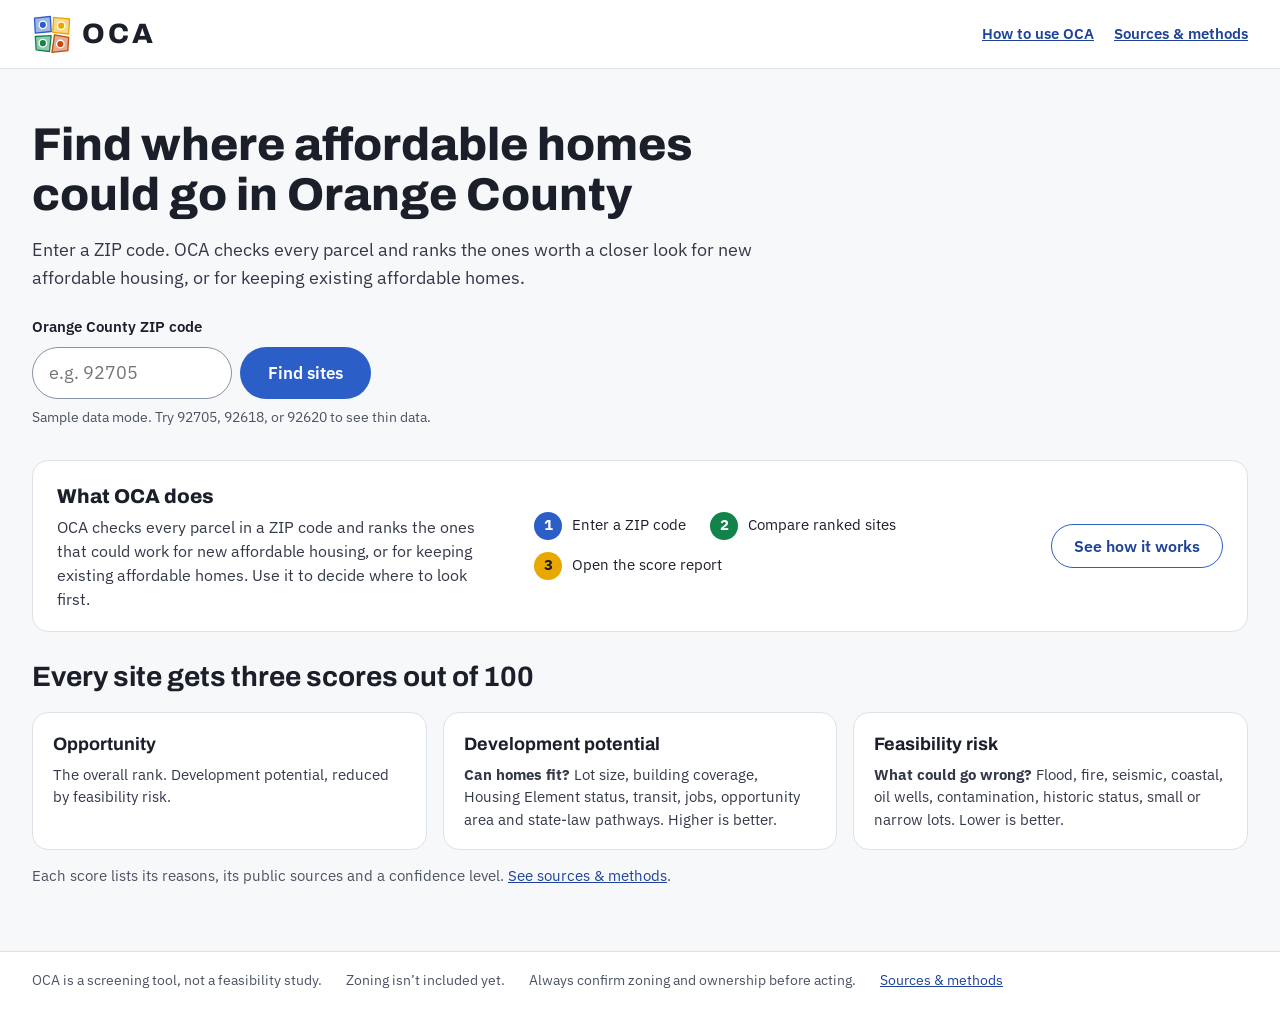
<file: parcel-screener-prototype/index.html>
<!doctype html>
<html lang="en">
<head>
  <meta charset="utf-8">
  <meta name="viewport" content="width=device-width, initial-scale=1">
  <title>OCA · Affordable housing site screener for Orange County</title>
  <meta name="description" content="OCA ranks parcels in an Orange County ZIP code that could work for new affordable housing or for keeping existing affordable homes. Free public data, with sources and confidence for every score.">
  <link rel="preconnect" href="https://fonts.googleapis.com">
  <link rel="preconnect" href="https://fonts.gstatic.com" crossorigin>
  <link rel="stylesheet" href="https://fonts.googleapis.com/css2?family=Archivo:wght@600;700;800&family=IBM+Plex+Sans:wght@400;500;600&family=JetBrains+Mono:wght@400;500&display=swap">
  <link rel="stylesheet" href="vendor/leaflet/leaflet.css">
  <link rel="stylesheet" href="styles.css">
</head>
<body>
  <a class="skip-link" href="#app">Skip to content</a>
  <header class="site-header">
    <a class="brand" href="#/" aria-label="OCA home">
      <svg class="logo" width="40" height="40" viewBox="0 0 48 48" aria-hidden="true"><polygon points="3,5 22,3 23,21 4,23" fill="#2B5FC7" fill-opacity="0.45" stroke="#2B5FC7" stroke-width="1.6" stroke-linejoin="round"/><polygon points="26,4 45,6 44,24 25,22" fill="#E8A800" fill-opacity="0.45" stroke="#E8A800" stroke-width="1.6" stroke-linejoin="round"/><polygon points="4,27 23,26 21,45 5,43" fill="#12844A" fill-opacity="0.45" stroke="#12844A" stroke-width="1.6" stroke-linejoin="round"/><polygon points="27,25 44,28 43,44 24,46" fill="#C2490F" fill-opacity="0.45" stroke="#C2490F" stroke-width="1.6" stroke-linejoin="round"/><circle cx="13" cy="13" r="4.5" fill="#2B5FC7" stroke="#FFFFFF" stroke-width="1.6"/><circle cx="35" cy="14" r="4.5" fill="#E8A800" stroke="#FFFFFF" stroke-width="1.6"/><circle cx="13" cy="35" r="4.5" fill="#12844A" stroke="#FFFFFF" stroke-width="1.6"/><circle cx="34" cy="36" r="4.5" fill="#C2490F" stroke="#FFFFFF" stroke-width="1.6"/></svg>
      <span class="wordmark">OCA</span>
    </a>
    <div id="header-context" class="header-context"></div>
    <nav class="site-nav" aria-label="Main">
      <a href="#/how" data-route="how">How to use OCA</a>
      <a href="#/methods" data-route="methods">Sources &amp; methods</a>
    </nav>
    <form id="header-zip" class="header-zip" novalidate>
      <label for="hzip">Orange County ZIP code</label>
      <div class="zip-row">
        <input id="hzip" type="text" inputmode="numeric" autocomplete="postal-code" maxlength="5" placeholder="e.g. 92705">
        <button class="btn-primary" type="submit">Find sites</button>
      </div>
    </form>
  </header>

  <main id="app" tabindex="-1"></main>

  <footer class="site-footer">
    <span>OCA is a screening tool, not a feasibility study.</span>
    <span>Zoning isn’t included yet.</span>
    <span>Always confirm zoning and ownership before acting.</span>
    <a href="#/methods">Sources &amp; methods</a>
  </footer>

  <div id="live" class="sr-only" aria-live="polite"></div>
  <script src="vendor/leaflet/leaflet.js"></script>
  <script src="app.js"></script>
</body>
</html>
</file>
<file: parcel-screener-prototype/vendor/leaflet/leaflet.css>
/* required styles */

.leaflet-pane,
.leaflet-tile,
.leaflet-marker-icon,
.leaflet-marker-shadow,
.leaflet-tile-container,
.leaflet-pane > svg,
.leaflet-pane > canvas,
.leaflet-zoom-box,
.leaflet-image-layer,
.leaflet-layer {
	position: absolute;
	left: 0;
	top: 0;
	}
.leaflet-container {
	overflow: hidden;
	}
.leaflet-tile,
.leaflet-marker-icon,
.leaflet-marker-shadow {
	-webkit-user-select: none;
	   -moz-user-select: none;
	        user-select: none;
	  -webkit-user-drag: none;
	}
/* Prevents IE11 from highlighting tiles in blue */
.leaflet-tile::selection {
	background: transparent;
}
/* Safari renders non-retina tile on retina better with this, but Chrome is worse */
.leaflet-safari .leaflet-tile {
	image-rendering: -webkit-optimize-contrast;
	}
/* hack that prevents hw layers "stretching" when loading new tiles */
.leaflet-safari .leaflet-tile-container {
	width: 1600px;
	height: 1600px;
	-webkit-transform-origin: 0 0;
	}
.leaflet-marker-icon,
.leaflet-marker-shadow {
	display: block;
	}
/* .leaflet-container svg: reset svg max-width decleration shipped in Joomla! (joomla.org) 3.x */
/* .leaflet-container img: map is broken in FF if you have max-width: 100% on tiles */
.leaflet-container .leaflet-overlay-pane svg {
	max-width: none !important;
	max-height: none !important;
	}
.leaflet-container .leaflet-marker-pane img,
.leaflet-container .leaflet-shadow-pane img,
.leaflet-container .leaflet-tile-pane img,
.leaflet-container img.leaflet-image-layer,
.leaflet-container .leaflet-tile {
	max-width: none !important;
	max-height: none !important;
	width: auto;
	padding: 0;
	}

.leaflet-container img.leaflet-tile {
	/* See: https://bugs.chromium.org/p/chromium/issues/detail?id=600120 */
	mix-blend-mode: plus-lighter;
}

.leaflet-container.leaflet-touch-zoom {
	-ms-touch-action: pan-x pan-y;
	touch-action: pan-x pan-y;
	}
.leaflet-container.leaflet-touch-drag {
	-ms-touch-action: pinch-zoom;
	/* Fallback for FF which doesn't support pinch-zoom */
	touch-action: none;
	touch-action: pinch-zoom;
}
.leaflet-container.leaflet-touch-drag.leaflet-touch-zoom {
	-ms-touch-action: none;
	touch-action: none;
}
.leaflet-container {
	-webkit-tap-highlight-color: transparent;
}
.leaflet-container a {
	-webkit-tap-highlight-color: rgba(51, 181, 229, 0.4);
}
.leaflet-tile {
	filter: inherit;
	visibility: hidden;
	}
.leaflet-tile-loaded {
	visibility: inherit;
	}
.leaflet-zoom-box {
	width: 0;
	height: 0;
	-moz-box-sizing: border-box;
	     box-sizing: border-box;
	z-index: 800;
	}
/* workaround for https://bugzilla.mozilla.org/show_bug.cgi?id=888319 */
.leaflet-overlay-pane svg {
	-moz-user-select: none;
	}

.leaflet-pane         { z-index: 400; }

.leaflet-tile-pane    { z-index: 200; }
.leaflet-overlay-pane { z-index: 400; }
.leaflet-shadow-pane  { z-index: 500; }
.leaflet-marker-pane  { z-index: 600; }
.leaflet-tooltip-pane   { z-index: 650; }
.leaflet-popup-pane   { z-index: 700; }

.leaflet-map-pane canvas { z-index: 100; }
.leaflet-map-pane svg    { z-index: 200; }

.leaflet-vml-shape {
	width: 1px;
	height: 1px;
	}
.lvml {
	behavior: url(#default#VML);
	display: inline-block;
	position: absolute;
	}


/* control positioning */

.leaflet-control {
	position: relative;
	z-index: 800;
	pointer-events: visiblePainted; /* IE 9-10 doesn't have auto */
	pointer-events: auto;
	}
.leaflet-top,
.leaflet-bottom {
	position: absolute;
	z-index: 1000;
	pointer-events: none;
	}
.leaflet-top {
	top: 0;
	}
.leaflet-right {
	right: 0;
	}
.leaflet-bottom {
	bottom: 0;
	}
.leaflet-left {
	left: 0;
	}
.leaflet-control {
	float: left;
	clear: both;
	}
.leaflet-right .leaflet-control {
	float: right;
	}
.leaflet-top .leaflet-control {
	margin-top: 10px;
	}
.leaflet-bottom .leaflet-control {
	margin-bottom: 10px;
	}
.leaflet-left .leaflet-control {
	margin-left: 10px;
	}
.leaflet-right .leaflet-control {
	margin-right: 10px;
	}


/* zoom and fade animations */

.leaflet-fade-anim .leaflet-popup {
	opacity: 0;
	-webkit-transition: opacity 0.2s linear;
	   -moz-transition: opacity 0.2s linear;
	        transition: opacity 0.2s linear;
	}
.leaflet-fade-anim .leaflet-map-pane .leaflet-popup {
	opacity: 1;
	}
.leaflet-zoom-animated {
	-webkit-transform-origin: 0 0;
	    -ms-transform-origin: 0 0;
	        transform-origin: 0 0;
	}
svg.leaflet-zoom-animated {
	will-change: transform;
}

.leaflet-zoom-anim .leaflet-zoom-animated {
	-webkit-transition: -webkit-transform 0.25s cubic-bezier(0,0,0.25,1);
	   -moz-transition:    -moz-transform 0.25s cubic-bezier(0,0,0.25,1);
	        transition:         transform 0.25s cubic-bezier(0,0,0.25,1);
	}
.leaflet-zoom-anim .leaflet-tile,
.leaflet-pan-anim .leaflet-tile {
	-webkit-transition: none;
	   -moz-transition: none;
	        transition: none;
	}

.leaflet-zoom-anim .leaflet-zoom-hide {
	visibility: hidden;
	}


/* cursors */

.leaflet-interactive {
	cursor: pointer;
	}
.leaflet-grab {
	cursor: -webkit-grab;
	cursor:    -moz-grab;
	cursor:         grab;
	}
.leaflet-crosshair,
.leaflet-crosshair .leaflet-interactive {
	cursor: crosshair;
	}
.leaflet-popup-pane,
.leaflet-control {
	cursor: auto;
	}
.leaflet-dragging .leaflet-grab,
.leaflet-dragging .leaflet-grab .leaflet-interactive,
.leaflet-dragging .leaflet-marker-draggable {
	cursor: move;
	cursor: -webkit-grabbing;
	cursor:    -moz-grabbing;
	cursor:         grabbing;
	}

/* marker & overlays interactivity */
.leaflet-marker-icon,
.leaflet-marker-shadow,
.leaflet-image-layer,
.leaflet-pane > svg path,
.leaflet-tile-container {
	pointer-events: none;
	}

.leaflet-marker-icon.leaflet-interactive,
.leaflet-image-layer.leaflet-interactive,
.leaflet-pane > svg path.leaflet-interactive,
svg.leaflet-image-layer.leaflet-interactive path {
	pointer-events: visiblePainted; /* IE 9-10 doesn't have auto */
	pointer-events: auto;
	}

/* visual tweaks */

.leaflet-container {
	background: #ddd;
	outline-offset: 1px;
	}
.leaflet-container a {
	color: #0078A8;
	}
.leaflet-zoom-box {
	border: 2px dotted #38f;
	background: rgba(255,255,255,0.5);
	}


/* general typography */
.leaflet-container {
	font-family: "Helvetica Neue", Arial, Helvetica, sans-serif;
	font-size: 12px;
	font-size: 0.75rem;
	line-height: 1.5;
	}


/* general toolbar styles */

.leaflet-bar {
	box-shadow: 0 1px 5px rgba(0,0,0,0.65);
	border-radius: 4px;
	}
.leaflet-bar a {
	background-color: #fff;
	border-bottom: 1px solid #ccc;
	width: 26px;
	height: 26px;
	line-height: 26px;
	display: block;
	text-align: center;
	text-decoration: none;
	color: black;
	}
.leaflet-bar a,
.leaflet-control-layers-toggle {
	background-position: 50% 50%;
	background-repeat: no-repeat;
	display: block;
	}
.leaflet-bar a:hover,
.leaflet-bar a:focus {
	background-color: #f4f4f4;
	}
.leaflet-bar a:first-child {
	border-top-left-radius: 4px;
	border-top-right-radius: 4px;
	}
.leaflet-bar a:last-child {
	border-bottom-left-radius: 4px;
	border-bottom-right-radius: 4px;
	border-bottom: none;
	}
.leaflet-bar a.leaflet-disabled {
	cursor: default;
	background-color: #f4f4f4;
	color: #bbb;
	}

.leaflet-touch .leaflet-bar a {
	width: 30px;
	height: 30px;
	line-height: 30px;
	}
.leaflet-touch .leaflet-bar a:first-child {
	border-top-left-radius: 2px;
	border-top-right-radius: 2px;
	}
.leaflet-touch .leaflet-bar a:last-child {
	border-bottom-left-radius: 2px;
	border-bottom-right-radius: 2px;
	}

/* zoom control */

.leaflet-control-zoom-in,
.leaflet-control-zoom-out {
	font: bold 18px 'Lucida Console', Monaco, monospace;
	text-indent: 1px;
	}

.leaflet-touch .leaflet-control-zoom-in, .leaflet-touch .leaflet-control-zoom-out  {
	font-size: 22px;
	}


/* layers control */

.leaflet-control-layers {
	box-shadow: 0 1px 5px rgba(0,0,0,0.4);
	background: #fff;
	border-radius: 5px;
	}
.leaflet-control-layers-toggle {
	background-image: url(images/layers.png);
	width: 36px;
	height: 36px;
	}
.leaflet-retina .leaflet-control-layers-toggle {
	background-image: url(images/layers-2x.png);
	background-size: 26px 26px;
	}
.leaflet-touch .leaflet-control-layers-toggle {
	width: 44px;
	height: 44px;
	}
.leaflet-control-layers .leaflet-control-layers-list,
.leaflet-control-layers-expanded .leaflet-control-layers-toggle {
	display: none;
	}
.leaflet-control-layers-expanded .leaflet-control-layers-list {
	display: block;
	position: relative;
	}
.leaflet-control-layers-expanded {
	padding: 6px 10px 6px 6px;
	color: #333;
	background: #fff;
	}
.leaflet-control-layers-scrollbar {
	overflow-y: scroll;
	overflow-x: hidden;
	padding-right: 5px;
	}
.leaflet-control-layers-selector {
	margin-top: 2px;
	position: relative;
	top: 1px;
	}
.leaflet-control-layers label {
	display: block;
	font-size: 13px;
	font-size: 1.08333em;
	}
.leaflet-control-layers-separator {
	height: 0;
	border-top: 1px solid #ddd;
	margin: 5px -10px 5px -6px;
	}

/* Default icon URLs */
.leaflet-default-icon-path { /* used only in path-guessing heuristic, see L.Icon.Default */
	background-image: url(images/marker-icon.png);
	}


/* attribution and scale controls */

.leaflet-container .leaflet-control-attribution {
	background: #fff;
	background: rgba(255, 255, 255, 0.8);
	margin: 0;
	}
.leaflet-control-attribution,
.leaflet-control-scale-line {
	padding: 0 5px;
	color: #333;
	line-height: 1.4;
	}
.leaflet-control-attribution a {
	text-decoration: none;
	}
.leaflet-control-attribution a:hover,
.leaflet-control-attribution a:focus {
	text-decoration: underline;
	}
.leaflet-attribution-flag {
	display: inline !important;
	vertical-align: baseline !important;
	width: 1em;
	height: 0.6669em;
	}
.leaflet-left .leaflet-control-scale {
	margin-left: 5px;
	}
.leaflet-bottom .leaflet-control-scale {
	margin-bottom: 5px;
	}
.leaflet-control-scale-line {
	border: 2px solid #777;
	border-top: none;
	line-height: 1.1;
	padding: 2px 5px 1px;
	white-space: nowrap;
	-moz-box-sizing: border-box;
	     box-sizing: border-box;
	background: rgba(255, 255, 255, 0.8);
	text-shadow: 1px 1px #fff;
	}
.leaflet-control-scale-line:not(:first-child) {
	border-top: 2px solid #777;
	border-bottom: none;
	margin-top: -2px;
	}
.leaflet-control-scale-line:not(:first-child):not(:last-child) {
	border-bottom: 2px solid #777;
	}

.leaflet-touch .leaflet-control-attribution,
.leaflet-touch .leaflet-control-layers,
.leaflet-touch .leaflet-bar {
	box-shadow: none;
	}
.leaflet-touch .leaflet-control-layers,
.leaflet-touch .leaflet-bar {
	border: 2px solid rgba(0,0,0,0.2);
	background-clip: padding-box;
	}


/* popup */

.leaflet-popup {
	position: absolute;
	text-align: center;
	margin-bottom: 20px;
	}
.leaflet-popup-content-wrapper {
	padding: 1px;
	text-align: left;
	border-radius: 12px;
	}
.leaflet-popup-content {
	margin: 13px 24px 13px 20px;
	line-height: 1.3;
	font-size: 13px;
	font-size: 1.08333em;
	min-height: 1px;
	}
.leaflet-popup-content p {
	margin: 17px 0;
	margin: 1.3em 0;
	}
.leaflet-popup-tip-container {
	width: 40px;
	height: 20px;
	position: absolute;
	left: 50%;
	margin-top: -1px;
	margin-left: -20px;
	overflow: hidden;
	pointer-events: none;
	}
.leaflet-popup-tip {
	width: 17px;
	height: 17px;
	padding: 1px;

	margin: -10px auto 0;
	pointer-events: auto;

	-webkit-transform: rotate(45deg);
	   -moz-transform: rotate(45deg);
	    -ms-transform: rotate(45deg);
	        transform: rotate(45deg);
	}
.leaflet-popup-content-wrapper,
.leaflet-popup-tip {
	background: white;
	color: #333;
	box-shadow: 0 3px 14px rgba(0,0,0,0.4);
	}
.leaflet-container a.leaflet-popup-close-button {
	position: absolute;
	top: 0;
	right: 0;
	border: none;
	text-align: center;
	width: 24px;
	height: 24px;
	font: 16px/24px Tahoma, Verdana, sans-serif;
	color: #757575;
	text-decoration: none;
	background: transparent;
	}
.leaflet-container a.leaflet-popup-close-button:hover,
.leaflet-container a.leaflet-popup-close-button:focus {
	color: #585858;
	}
.leaflet-popup-scrolled {
	overflow: auto;
	}

.leaflet-oldie .leaflet-popup-content-wrapper {
	-ms-zoom: 1;
	}
.leaflet-oldie .leaflet-popup-tip {
	width: 24px;
	margin: 0 auto;

	-ms-filter: "progid:DXImageTransform.Microsoft.Matrix(M11=0.70710678, M12=0.70710678, M21=-0.70710678, M22=0.70710678)";
	filter: progid:DXImageTransform.Microsoft.Matrix(M11=0.70710678, M12=0.70710678, M21=-0.70710678, M22=0.70710678);
	}

.leaflet-oldie .leaflet-control-zoom,
.leaflet-oldie .leaflet-control-layers,
.leaflet-oldie .leaflet-popup-content-wrapper,
.leaflet-oldie .leaflet-popup-tip {
	border: 1px solid #999;
	}


/* div icon */

.leaflet-div-icon {
	background: #fff;
	border: 1px solid #666;
	}


/* Tooltip */
/* Base styles for the element that has a tooltip */
.leaflet-tooltip {
	position: absolute;
	padding: 6px;
	background-color: #fff;
	border: 1px solid #fff;
	border-radius: 3px;
	color: #222;
	white-space: nowrap;
	-webkit-user-select: none;
	-moz-user-select: none;
	-ms-user-select: none;
	user-select: none;
	pointer-events: none;
	box-shadow: 0 1px 3px rgba(0,0,0,0.4);
	}
.leaflet-tooltip.leaflet-interactive {
	cursor: pointer;
	pointer-events: auto;
	}
.leaflet-tooltip-top:before,
.leaflet-tooltip-bottom:before,
.leaflet-tooltip-left:before,
.leaflet-tooltip-right:before {
	position: absolute;
	pointer-events: none;
	border: 6px solid transparent;
	background: transparent;
	content: "";
	}

/* Directions */

.leaflet-tooltip-bottom {
	margin-top: 6px;
}
.leaflet-tooltip-top {
	margin-top: -6px;
}
.leaflet-tooltip-bottom:before,
.leaflet-tooltip-top:before {
	left: 50%;
	margin-left: -6px;
	}
.leaflet-tooltip-top:before {
	bottom: 0;
	margin-bottom: -12px;
	border-top-color: #fff;
	}
.leaflet-tooltip-bottom:before {
	top: 0;
	margin-top: -12px;
	margin-left: -6px;
	border-bottom-color: #fff;
	}
.leaflet-tooltip-left {
	margin-left: -6px;
}
.leaflet-tooltip-right {
	margin-left: 6px;
}
.leaflet-tooltip-left:before,
.leaflet-tooltip-right:before {
	top: 50%;
	margin-top: -6px;
	}
.leaflet-tooltip-left:before {
	right: 0;
	margin-right: -12px;
	border-left-color: #fff;
	}
.leaflet-tooltip-right:before {
	left: 0;
	margin-left: -12px;
	border-right-color: #fff;
	}

/* Printing */

@media print {
	/* Prevent printers from removing background-images of controls. */
	.leaflet-control {
		-webkit-print-color-adjust: exact;
		print-color-adjust: exact;
		}
	}
</file>
<file: parcel-screener-prototype/styles.css>
/* OCA front end. Palette, type and shapes follow design/DESIGN.md. */
:root {
  --blue: #2B5FC7; --blue-dark: #1E4399; --green: #12844A; --yellow: #E8A800; --orange: #C2490F;
  --ink: #1B1F2A; --text-2: #33394A; --muted: #4B5363; --border: #DDE1E8; --border-strong: #8A93A5;
  --ground: #F7F8FA; --surface: #FFFFFF;
  --t-green: #E3F3EA; --tt-green: #0B5E34; --t-yellow: #FFF3CC; --tt-yellow: #5A4000;
  --t-orange: #FBE7DD; --tt-orange: #8A3208; --t-blue: #E8EEFB; --tt-blue: #1E4399;
  --head: 'Archivo', system-ui, sans-serif; --body: 'IBM Plex Sans', system-ui, sans-serif; --mono: 'JetBrains Mono', ui-monospace, monospace;
  --gutter: 32px;
}
* { box-sizing: border-box; }
html, body { margin: 0; }
body { font-family: var(--body); font-size: 16px; line-height: 1.5; color: var(--ink); background: var(--ground); min-height: 100vh; display: flex; flex-direction: column; }
button, input, select { font-family: inherit; font-size: inherit; color: inherit; }
a { color: var(--blue-dark); }
:focus-visible { outline: 3px solid var(--blue); outline-offset: 2px; }
h1, h2, h3 { font-family: var(--head); margin: 0; color: var(--ink); }
.sr-only { position: absolute; width: 1px; height: 1px; padding: 0; margin: -1px; overflow: hidden; clip: rect(0 0 0 0); white-space: nowrap; border: 0; }
.skip-link { position: absolute; left: 8px; top: -60px; background: var(--ink); color: #fff; padding: 10px 16px; border-radius: 8px; z-index: 10; }
.skip-link:focus { top: 8px; }
.mono { font-family: var(--mono); font-size: 13px; }
code { font-family: var(--mono); font-size: 14px; background: var(--t-blue); padding: 1px 6px; border-radius: 4px; }

/* ---------- Buttons and chips ---------- */
.btn-primary, .btn-secondary { display: inline-flex; align-items: center; justify-content: center; min-height: 44px; padding: 0 22px; border-radius: 999px; font-size: 16px; font-weight: 600; text-decoration: none; cursor: pointer; white-space: nowrap; }
.btn-primary { background: var(--blue); color: #fff; border: 0; }
.btn-primary:hover { background: var(--blue-dark); }
.btn-secondary { background: var(--surface); color: var(--blue-dark); border: 1.5px solid var(--blue); }
.btn-secondary:hover { background: var(--t-blue); }
.icon-btn { width: 44px; height: 44px; border-radius: 50%; border: 1px solid var(--border); background: var(--surface); display: inline-flex; align-items: center; justify-content: center; cursor: pointer; flex: none; }
.icon-btn:hover { background: var(--ground); }
.chip { display: inline-flex; align-items: center; gap: 6px; min-height: 44px; padding: 0 16px; border-radius: 999px; border: 1.5px solid var(--border-strong); background: var(--surface); font-size: 14px; font-weight: 600; cursor: pointer; }
.chip:hover:not(:disabled) { background: var(--t-blue); }
.chip[aria-pressed="true"] { background: var(--blue); border-color: var(--blue); color: #fff; }
.chip:disabled { opacity: 0.55; cursor: not-allowed; }
.chip .count { font-weight: 500; opacity: 0.8; }
.chip-sm { padding: 0 12px; }
.chip-row { display: flex; flex-wrap: wrap; gap: 8px; }
.chip-info, .chip-conf { display: inline-block; font-size: 13px; line-height: 16px; padding: 3px 10px; border-radius: 999px; font-weight: 600; }
.chip-info { background: var(--t-blue); color: var(--tt-blue); }
.c-high.chip-conf { background: var(--t-green); color: var(--tt-green); }
.c-medium.chip-conf { background: var(--t-yellow); color: var(--tt-yellow); }
.c-low.chip-conf { background: var(--t-orange); color: var(--tt-orange); }
.c-insufficient.chip-conf { background: #ECEEF2; color: var(--text-2); }
.dot { width: 12px; height: 12px; border-radius: 50%; display: inline-block; border: 1px solid rgba(27,31,42,.25); }
.dot.c-high { background: var(--green); } .dot.c-medium { background: var(--yellow); } .dot.c-low { background: #F2BFA5; }
.dot.c-insufficient { background: repeating-linear-gradient(45deg,#ECEEF2 0 2px,#8A93A5 2px 3px); }
.chip[aria-pressed="true"] .dot { border-color: #fff; }
.chip[aria-pressed="false"].chip-sm { color: var(--muted); text-decoration: line-through; }
.segmented { display: inline-flex; border: 1.5px solid var(--border-strong); border-radius: 999px; overflow: hidden; background: var(--surface); }
.segmented button { border: 0; background: transparent; min-height: 40px; padding: 0 16px; font-size: 14px; font-weight: 600; cursor: pointer; }
.segmented button[aria-pressed="true"] { background: var(--ink); color: #fff; }
.segmented.sm button { min-height: 36px; padding: 0 12px; font-size: 13px; }
select { min-height: 44px; padding: 0 14px; border-radius: 999px; border: 1.5px solid var(--border-strong); background: var(--surface); font-size: 14px; }

/* ---------- Header and footer ---------- */
.site-header { background: var(--surface); border-bottom: 1px solid var(--border); padding: 12px var(--gutter); display: flex; flex-wrap: wrap; align-items: center; gap: 12px 28px; }
.brand { display: inline-flex; align-items: center; gap: 10px; text-decoration: none; color: var(--ink); min-height: 44px; }
.wordmark { font-family: var(--head); font-weight: 800; font-size: 28px; line-height: 1; letter-spacing: 0.1em; }
.header-context { display: flex; align-items: center; gap: 8px; }
.pill-data { font-size: 13px; font-weight: 600; padding: 4px 12px; border-radius: 999px; background: var(--t-yellow); color: var(--tt-yellow); }
.site-nav { margin-left: auto; display: flex; flex-wrap: wrap; gap: 4px 20px; }
.site-nav a { display: inline-flex; align-items: center; min-height: 44px; font-size: 15px; font-weight: 600; }
.site-nav a[aria-current="page"] { color: var(--ink); text-decoration-thickness: 3px; text-decoration-color: var(--blue); }
.header-zip { display: flex; flex-direction: column; gap: 2px; }
.header-zip[hidden] { display: none; }
.header-zip label { font-size: 13px; font-weight: 600; color: var(--muted); }
.zip-row { display: flex; flex-wrap: wrap; gap: 8px; }
.header-zip input, .zip-input { height: 44px; width: 150px; padding: 0 16px; font-size: 17px; border: 1.5px solid var(--border-strong); border-radius: 999px; background: var(--surface); }
.header-zip input[aria-invalid="true"], .zip-input[aria-invalid="true"] { border-color: var(--orange); }
.site-footer { margin-top: auto; padding: 18px var(--gutter); border-top: 1px solid var(--border); background: var(--surface); display: flex; flex-wrap: wrap; gap: 6px 24px; font-size: 14px; color: var(--muted); }
main { flex: 1; outline: none; }

/* ---------- Home ---------- */
.home, .page, .report, .results { max-width: 1280px; margin: 0 auto; padding: 28px var(--gutter) 48px; display: flex; flex-direction: column; gap: 24px; }
.page, .report { max-width: 1040px; }
.hero { padding: 24px 0 8px; display: flex; flex-direction: column; gap: 16px; max-width: 760px; }
.hero h1 { font-size: 46px; line-height: 1.08; font-weight: 800; }
.lede { font-size: 18px; line-height: 1.55; color: var(--text-2); margin: 0; max-width: 70ch; }
.zip-form { display: flex; flex-direction: column; gap: 8px; margin-top: 8px; }
.zip-form label { font-weight: 600; font-size: 15px; }
.zip-form .zip-input { height: 52px; width: 200px; font-size: 18px; }
.zip-form .btn-primary { min-height: 52px; padding: 0 28px; font-size: 17px; }
.help { margin: 0; font-size: 14px; color: var(--muted); }
.field-error { margin: 0; display: flex; gap: 8px; align-items: center; color: var(--tt-orange); font-weight: 600; font-size: 15px; }
.what-oca { background: var(--surface); border: 1px solid var(--border); border-radius: 16px; padding: 20px 24px; display: flex; flex-wrap: wrap; align-items: center; gap: 16px 32px; }
.what-text { flex: 1 1 360px; min-width: 0; }
.what-oca h2 { font-size: 20px; font-weight: 800; }
.what-oca p { margin: 4px 0 0; font-size: 16px; color: var(--text-2); }
.what-oca.compact { padding: 14px 20px; }
.what-oca.compact p { font-size: 15px; }
.steps { flex: 1 1 400px; margin: 0; padding: 0; list-style: none; display: flex; flex-wrap: wrap; gap: 12px 24px; font-size: 15px; }
.steps li { display: flex; align-items: center; gap: 10px; }
.steps .n { flex: none; width: 28px; height: 28px; border-radius: 50%; display: flex; align-items: center; justify-content: center; font-weight: 700; color: #fff; }
.n1 { background: var(--blue); } .n2 { background: var(--green); } .n3 { background: var(--yellow); color: var(--ink) !important; }
.three-scores h2 { font-size: 28px; margin-bottom: 14px; }
.score-grid { display: grid; grid-template-columns: repeat(auto-fit, minmax(240px, 1fr)); gap: 16px; }
.score-explain { background: var(--surface); border: 1px solid var(--border); border-radius: 16px; padding: 18px 20px; }
.score-explain .k { font-family: var(--head); font-weight: 700; font-size: 18px; }
.score-explain p { margin: 6px 0 0; font-size: 15px; color: var(--text-2); }
.note { font-size: 15px; color: var(--muted); }

/* ---------- Results ---------- */
.results { gap: 18px; }
.results-head { display: flex; flex-wrap: wrap; align-items: flex-end; justify-content: space-between; gap: 12px 24px; }
.results-head h1 { font-size: 30px; line-height: 1.2; font-weight: 700; outline: none; }
.results-head .sub { margin: 4px 0 0; font-size: 15px; color: var(--muted); max-width: 80ch; }
.filters { display: flex; flex-direction: column; gap: 12px; }
.filter-row { display: flex; flex-wrap: wrap; gap: 12px 28px; align-items: center; }
.filter-group { display: flex; flex-wrap: wrap; align-items: center; gap: 8px 10px; }
.filter-label { font-size: 13px; font-weight: 600; color: var(--muted); }
.banner { display: flex; gap: 14px; align-items: flex-start; background: var(--t-yellow); color: var(--tt-yellow); border-radius: 12px; padding: 14px 18px; }
.banner strong { color: var(--ink); }
.banner p { margin: 2px 0 4px; font-size: 15px; }
.swatch { display: inline-block; width: 18px; height: 14px; border-radius: 3px; border: 1px solid rgba(27,31,42,.3); flex: none; }
.swatch.wide { width: 70px; }
.swatch.hatch { width: 24px; height: 24px; background: repeating-linear-gradient(45deg,#ECEEF2 0 3px,#8A93A5 3px 5px); }
.results-body { display: flex; flex-wrap: wrap; gap: 20px; align-items: flex-start; }
.list-panel { flex: 1 1 400px; max-width: 480px; min-width: 0; display: flex; flex-direction: column; gap: 12px; }
.side-col { flex: 999 1 560px; min-width: 0; display: flex; flex-direction: column; gap: 20px; position: sticky; top: 12px; }
.results-body.is-table { flex-direction: column; }
.results-body.is-table .list-panel { max-width: none; width: 100%; flex: none; }
.results-body.is-table .side-col { width: 100%; flex: none; position: static; }
.cards { list-style: none; margin: 0; padding: 0; display: flex; flex-direction: column; gap: 12px; }
.card { width: 100%; text-align: left; display: flex; gap: 16px; align-items: flex-start; padding: 16px; background: var(--surface); border: 1.5px solid var(--border); border-radius: 16px; cursor: pointer; }
.card:hover { border-color: var(--blue); }
.card[aria-current="true"] { border-color: var(--orange); box-shadow: 0 0 0 2px var(--orange) inset; }
.ring { flex: none; width: 68px; height: 68px; border-radius: 50%; display: flex; align-items: center; justify-content: center; }
.ring > span { width: 54px; height: 54px; border-radius: 50%; background: var(--surface); display: flex; align-items: center; justify-content: center; font-family: var(--head); font-size: 23px; font-weight: 700; }
.ring-dial { flex: none; width: 84px; }
.dial-mini { width: 84px; height: auto; display: block; }
.dial-num { font-family: var(--head); font-size: 22px; font-weight: 700; fill: var(--ink); }
.csv-link { color: var(--blue-dark); font-weight: 600; text-decoration: underline; text-underline-offset: 2px; }
.ring-none { background: repeating-linear-gradient(45deg,#ECEEF2 0 3px,#B4BAC6 3px 5px); }
.card-body { flex: 1; min-width: 0; display: flex; flex-direction: column; gap: 5px; }
.card-tag { font-size: 13px; line-height: 16px; font-weight: 600; color: var(--muted); }
.card-name { font-size: 17px; line-height: 22px; font-weight: 600; }
.card-why { font-size: 14px; line-height: 20px; color: var(--muted); }
.card-chips { display: flex; flex-wrap: wrap; gap: 6px; margin-top: 2px; }
.list-empty { background: var(--surface); border: 1px solid var(--border); border-radius: 16px; padding: 24px; display: flex; flex-direction: column; gap: 10px; }
.list-empty h3 { font-size: 18px; } .list-empty p { margin: 0; color: var(--muted); }
.list-more { display: flex; align-items: center; gap: 14px; flex-wrap: wrap; }
.meta { font-size: 14px; color: var(--muted); }

/* Direction B table */
.table-wrap { overflow-x: auto; background: var(--surface); border: 1px solid var(--border); border-radius: 8px; }
.data-table { width: 100%; border-collapse: collapse; font-size: 14px; font-variant-numeric: tabular-nums; }
.data-table th, .data-table td { padding: 10px 12px; border-bottom: 1px solid var(--border); text-align: left; vertical-align: top; }
.data-table th { font-size: 13px; color: var(--muted); font-weight: 600; background: var(--ground); white-space: nowrap; }
.data-table tbody tr:last-child td { border-bottom: 0; }
.data-table tr[aria-current="true"] td { background: var(--t-orange); }
.data-table .num { text-align: right; } .data-table .strong { font-weight: 700; font-family: var(--head); font-size: 15px; }
.data-table .src { font-family: var(--mono); font-size: 13px; color: var(--text-2); }
.td-sub { display: block; font-size: 13px; color: var(--muted); margin-top: 2px; }
.link-btn { background: none; border: 0; padding: 0; color: var(--blue-dark); text-decoration: underline; font-weight: 600; cursor: pointer; text-align: left; min-height: 24px; }
.missing { color: var(--muted); font-style: italic; }

/* Map */
.map-panel { position: relative; background: #E9EEE8; border: 1px solid var(--border); border-radius: 16px; overflow: hidden; }
.map-canvas { position: relative; aspect-ratio: 7 / 4.6; min-height: 300px; }
.parcel { position: absolute; border: 1px solid rgba(27,31,42,.35); border-radius: 1px; }
.parcel.is-dim { opacity: 0.25; }
.parcel.is-selected { border: 2px solid var(--orange); z-index: 1; }
.pin { position: absolute; transform: translate(-50%, -50%); width: 44px; height: 44px; padding: 0; border: 0; background: transparent; cursor: pointer; display: flex; align-items: center; justify-content: center; z-index: 2; }
.pin span { width: 28px; height: 28px; border-radius: 50%; background: var(--blue); color: #fff; border: 2px solid #fff; box-shadow: 0 1px 3px rgba(27,31,42,.4); font-size: 12px; font-weight: 700; display: flex; align-items: center; justify-content: center; }
.pin:hover span { background: var(--blue-dark); }
.pin.is-selected { z-index: 3; }
.pin.is-selected span { width: 38px; height: 38px; background: var(--orange); font-size: 15px; }
.map-canvas.is-live { aspect-ratio: auto; height: 520px; min-height: 360px; }
#oca-map { position: absolute; inset: 0; background: #E6EBE5; font-family: inherit; }
/* Basemap tint: pull the tiles toward the OCA palette so the map reads as part of the brand. */
#oca-map .leaflet-tile-pane { filter: sepia(0.28) saturate(1.15) hue-rotate(38deg) brightness(1.01); }
#oca-map .leaflet-control-attribution { font-size: 12px; background: rgba(255,255,255,.88); }
#oca-map .leaflet-control-zoom a { color: var(--ink); }
#oca-map .leaflet-tooltip { font-family: inherit; font-size: 14px; color: var(--ink); border: 1px solid var(--border); border-radius: 8px; box-shadow: 0 2px 8px rgba(27,31,42,.15); }
.leaflet-marker-icon.pin-wrap { background: transparent; border: 0; }
.leaflet-marker-icon.pin-wrap .pin { position: static; transform: none; }
.map-fallback { padding: 24px; color: var(--text-2); }
.map-mode { position: absolute; top: 12px; right: 12px; z-index: 800; }
.legend { position: absolute; z-index: 800; left: 12px; bottom: 28px; background: var(--surface); border: 1px solid var(--border); border-radius: 10px; padding: 8px 12px; font-size: 13px; line-height: 16px; color: var(--text-2); display: flex; flex-direction: column; gap: 4px; max-width: 60%; }
.lg-title { font-weight: 600; color: var(--ink); margin-top: 4px; }
.lg-row { display: flex; align-items: center; gap: 8px; }
.pin-key { width: 14px; height: 14px; border-radius: 50%; background: var(--blue); border: 2px solid #fff; box-shadow: 0 0 0 1px var(--border-strong); }
.pin-key.sel { background: var(--orange); }
.attribution { position: absolute; z-index: 800; right: 12px; top: 56px; font-size: 13px; color: var(--text-2); background: rgba(255,255,255,.9); padding: 2px 8px; border-radius: 6px; }

/* Live map (Leaflet, backend data). Overlays sit above Leaflet's panes. */
.map-canvas.is-live { isolation: isolate; z-index: 0; background: #E9EEE8; font-family: var(--body); }
.map-panel.has-live-map .map-mode, .map-panel.has-live-map .legend { z-index: 1000; }
.map-panel.has-live-map .attribution { display: none; }
.map-canvas.is-live .leaflet-interactive:focus { outline: none; }
.map-canvas.is-live .leaflet-control-attribution { font-size: 11px; }
.map-canvas.is-live .leaflet-tooltip { font-family: var(--body); font-size: 13px; color: var(--ink); }
.map-pin { display: flex; align-items: center; justify-content: center; cursor: pointer; }
.map-pin span { width: 100%; height: 100%; border-radius: 50%; background: var(--blue); color: #fff; border: 2px solid #fff; box-shadow: 0 1px 3px rgba(27,31,42,.4); font-size: 12px; font-weight: 700; display: flex; align-items: center; justify-content: center; box-sizing: border-box; font-family: var(--body); }
.map-pin:hover span { background: var(--blue-dark); }
.map-pin.is-selected span { background: var(--orange); font-size: 15px; }

/* Selected site */
.selected { background: var(--surface); border: 1px solid var(--border); border-radius: 16px; padding: 24px; display: flex; flex-direction: column; gap: 16px; }
.selected.empty p { margin: 0; color: var(--muted); font-size: 15px; }
.sel-head { display: flex; flex-wrap: wrap; align-items: flex-start; gap: 12px 24px; }
.sel-id { flex: 1 1 260px; min-width: 0; }
.sel-head h2 { font-size: 24px; line-height: 30px; margin-top: 4px; outline: none; }
.sel-meta { display: block; margin-top: 2px; font-size: 14px; color: var(--muted); }
.sel-score { display: flex; flex-direction: column; align-items: flex-end; gap: 4px; text-align: right; }
.sel-score .big { font-family: var(--head); font-size: 46px; line-height: 1; font-weight: 700; }
.sel-score .dial { width: 168px; height: auto; display: block; }
.dial-end { font-size: 11px; fill: var(--muted); font-family: var(--body); }
.sel-score .big.none { font-size: 26px; }
.of { font-size: 18px; color: var(--muted); font-weight: 500; }
.sel-sub { font-size: 13px; color: var(--muted); }
.sel-reason { margin: 0; font-size: 15px; color: var(--text-2); }
.formula { display: block; font-size: 13px; color: var(--muted); margin-top: 2px; }
.tiles { display: grid; grid-template-columns: repeat(auto-fit, minmax(220px, 1fr)); gap: 14px; }
.tile { background: var(--ground); border-radius: 12px; padding: 16px; display: flex; flex-direction: column; gap: 8px; }
.tile-head { display: flex; justify-content: space-between; align-items: baseline; gap: 8px; }
.tile-label { font-size: 15px; font-weight: 600; }
.tile-num { font-family: var(--head); font-size: 26px; font-weight: 700; }
.tile-num.sm { font-size: 18px; }
.tile-q, .tile-note { font-size: 13px; line-height: 18px; color: var(--muted); }
.tile-note { color: var(--text-2); font-size: 14px; }
.bar { height: 8px; background: var(--border); border-radius: 4px; overflow: hidden; }
.bar > div { height: 100%; border-radius: 4px; }
.tile ul { margin: 2px 0 0; padding: 0; list-style: none; display: flex; flex-direction: column; gap: 6px; font-size: 14px; line-height: 19px; color: var(--text-2); }
.tile li { display: flex; gap: 8px; }
.dir { flex: none; width: 20px; height: 20px; border-radius: 50%; display: inline-flex; align-items: center; justify-content: center; font-size: 13px; font-weight: 700; }
.dir.up { background: var(--t-green); color: var(--tt-green); }
.dir.down { background: var(--t-orange); color: var(--tt-orange); }
.dir.miss { background: #ECEEF2; color: var(--text-2); }
.muted-note { margin: 0; font-size: 14px; color: var(--muted); }
.sel-actions { display: flex; gap: 12px; flex-wrap: wrap; }

/* Report and pages */
.back { font-weight: 600; font-size: 15px; display: inline-flex; min-height: 44px; align-items: center; }
.report-head { display: flex; flex-wrap: wrap; justify-content: space-between; align-items: flex-end; gap: 12px 24px; }
.report-head h1, .page h1 { font-size: 44px; line-height: 1.1; font-weight: 800; outline: none; margin-top: 4px; }
.report-scores { display: grid; grid-template-columns: repeat(auto-fit, minmax(210px, 1fr)); gap: 14px; }
.rscore { background: var(--surface); border: 1px solid var(--border); border-radius: 16px; padding: 16px 18px; display: flex; flex-direction: column; gap: 4px; }
.rscore .k { font-size: 14px; font-weight: 600; color: var(--muted); }
.rscore .v { font-family: var(--head); font-size: 34px; font-weight: 700; line-height: 1.1; }
.rscore .v.sm { font-size: 24px; }
.rscore .r { font-size: 14px; color: var(--text-2); }
.report section h2, .page section h2 { font-size: 26px; margin-bottom: 10px; }
.h-note { font-family: var(--body); font-size: 15px; font-weight: 400; color: var(--muted); }
.page section p, .report section p { font-size: 16px; color: var(--text-2); margin: 0 0 10px; max-width: 75ch; }
.numbered, .plain { margin: 0; padding-left: 22px; display: flex; flex-direction: column; gap: 8px; font-size: 16px; color: var(--text-2); max-width: 75ch; }
.plain.cols { display: grid; grid-template-columns: repeat(auto-fit, minmax(300px, 1fr)); gap: 6px 28px; max-width: none; }
.glossary { margin: 0; display: grid; grid-template-columns: max-content 1fr; gap: 8px 20px; font-size: 16px; }
.glossary dt { font-weight: 700; } .glossary dd { margin: 0; color: var(--text-2); }

.message-wrap { display: flex; justify-content: center; padding: 64px var(--gutter); }
.message-card { background: var(--surface); border: 1px solid var(--border); border-radius: 16px; padding: 32px; max-width: 560px; display: flex; flex-direction: column; gap: 12px; }
.message-card h1 { font-size: 28px; outline: none; }
.message-card p { margin: 0; color: var(--text-2); }
.actions { display: flex; gap: 12px; flex-wrap: wrap; margin-top: 6px; }

@media (max-width: 720px) {
  :root { --gutter: 16px; }
  .hero h1 { font-size: 34px; }
  .report-head h1, .page h1 { font-size: 32px; }
  .site-nav { margin-left: 0; }
  .list-panel { max-width: none; }
  .side-col { position: static; }
  .map-canvas { min-height: 0; aspect-ratio: 1 / 1; }
  .map-mode, .legend, .attribution { position: static; }
  .map-mode { padding: 10px 12px 0; background: var(--surface); }
  .legend { max-width: none; border: 0; border-radius: 0; border-top: 1px solid var(--border); }
  .attribution { display: block; border-radius: 0; padding: 4px 12px 10px; background: var(--surface); }
  .glossary { grid-template-columns: 1fr; } .glossary dd { margin-bottom: 8px; }
}
@media (prefers-reduced-motion: reduce) { * { transition: none !important; animation: none !important; scroll-behavior: auto !important; } }
@media print {
  .site-header, .site-footer, .back, .report-head .btn-secondary { display: none; }
  body { background: #fff; }
  .table-wrap { overflow: visible; border: 0; }
}

/* State-law pathways */
.pathways { margin-top: 18px; }
.pathways h3 { font-size: 18px; margin-bottom: 4px; }
.path-list { list-style: none; margin: 10px 0 0; padding: 0; display: flex; flex-direction: column; gap: 12px; }
.path-list li { display: flex; flex-direction: column; gap: 4px; padding: 12px 14px; background: var(--ground); border-radius: 12px; }
.path-head { display: flex; flex-wrap: wrap; align-items: center; gap: 6px 10px; }
.path-name { font-weight: 600; }
.path-law { font-size: 14px; color: var(--muted); }
.path-why { font-size: 15px; color: var(--text-2); }
.path-meta { font-size: 14px; color: var(--muted); }
.path-unchecked { margin-top: 12px; font-size: 14px; color: var(--text-2); }
.path-unchecked summary { cursor: pointer; font-weight: 600; min-height: 32px; }
.path-unchecked ul { margin: 6px 0 0; padding-left: 20px; }
</file>
